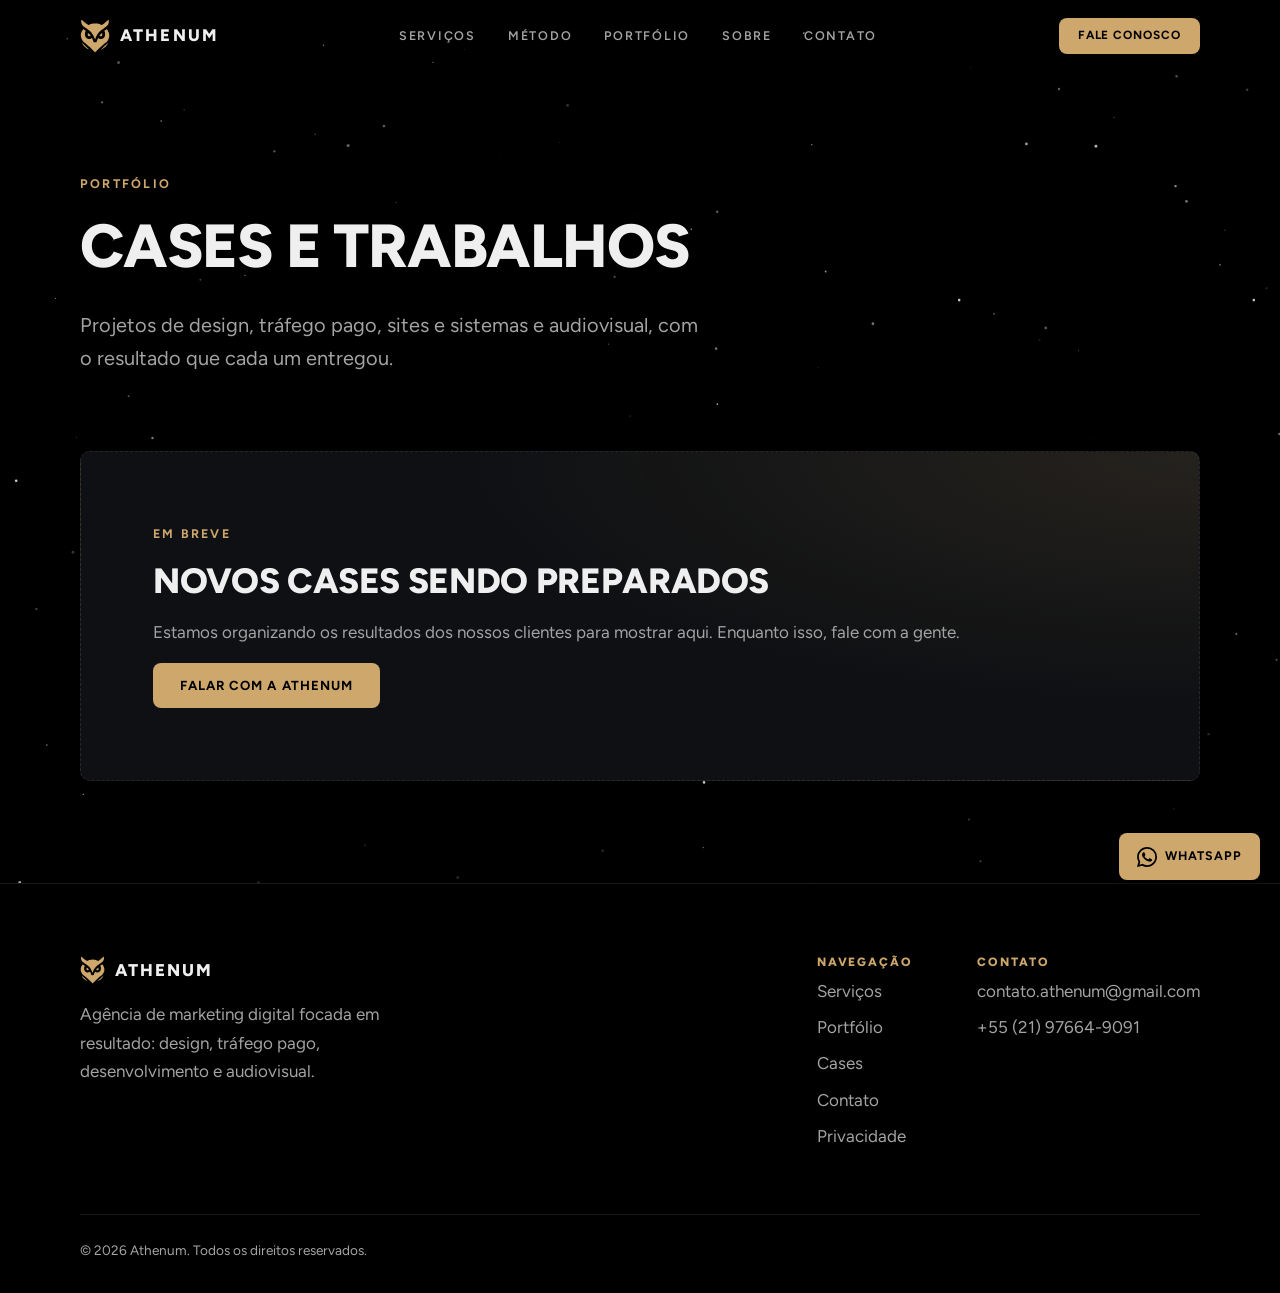
<file: cases.html>
<!DOCTYPE html>
<html lang="pt-BR">
<head>
<meta charset="UTF-8">
<meta name="viewport" content="width=device-width, initial-scale=1.0">
<title>Cases | Athenum</title>
<meta name="description" content="Trabalhos e resultados da Athenum em design, tráfego pago, sites e sistemas e audiovisual.">
<link rel="canonical" href="https://athenum.site/cases">
<meta name="theme-color" content="#000000">
<meta property="og:title" content="Cases | Athenum">
<meta property="og:description" content="Trabalhos e resultados da Athenum em design, tráfego pago, sites e sistemas e audiovisual.">
<meta property="og:type" content="website">
<meta property="og:locale" content="pt_BR">
<meta property="og:url" content="https://athenum.site/cases">
<meta property="og:image" content="https://athenum.site/assets/img/og.jpg">
<meta name="twitter:card" content="summary_large_image">
<link rel="icon" type="image/svg+xml" href="/assets/img/owl.svg">
<link rel="icon" type="image/png" href="/assets/img/favicon-64.png">
<link rel="apple-touch-icon" href="/assets/img/apple-touch-icon.png">
<link rel="preload" as="font" type="font/woff2" href="/assets/fonts/figtree-var.woff2" crossorigin>
<link rel="stylesheet" href="/assets/css/style.css">
<script>document.documentElement.classList.add('js')</script>
</head>
<body>

<canvas id="starfield" aria-hidden="true"></canvas>

<header class="site-header">
  <div class="container">
    <a href="/" class="brand"><img src="/assets/img/owl.svg" alt="" width="30" height="34"> Athenum</a>
    <nav class="nav-links" id="menu" aria-label="Principal">
      <a href="/#servicos">Serviços</a>
      <a href="/#metodo">Método</a>
      <a href="/#portfolio">Portfólio</a>
      <a href="/#sobre">Sobre</a>
      <a href="/#contato">Contato</a>
    </nav>
    <div class="nav-actions">
      <a href="/#contato" class="btn btn-primary btn-sm">Fale conosco</a>
      <button class="nav-toggle" aria-label="Abrir menu" aria-expanded="false" aria-controls="menu"><span></span><span></span><span></span></button>
    </div>
  </div>
</header>

<main>

  <section class="page-hero">
    <div class="container reveal">
      <span class="eyebrow">Portfólio</span>
      <h1>Cases e trabalhos</h1>
      <p class="lead">Projetos de design, tráfego pago, sites e sistemas e audiovisual, com o resultado que cada um entregou.</p>
    </div>
  </section>

  <section>
    <div class="container">
      <div class="cases-grid" data-cases>
        <div class="case case--soon reveal"><span class="eyebrow">Em breve</span><h3>Novos cases sendo preparados</h3><p>Estamos organizando os resultados dos nossos clientes para mostrar aqui. Enquanto isso, fale com a gente.</p><a href="/#contato" class="btn btn-primary">Falar com a Athenum</a></div>
      </div>
    </div>
  </section>
</main>

<footer class="site-footer">
  <div class="container">
    <div class="footer-top">
      <div>
        <div class="footer-brand"><img src="/assets/img/owl.svg" alt="" width="25" height="28"> Athenum</div>
        <p>Agência de marketing digital focada em resultado: design, tráfego pago, desenvolvimento e audiovisual.</p>
      </div>
      <div class="footer-cols">
        <div class="footer-col">
          <h4>Navegação</h4>
          <ul>
            <li><a href="/#servicos">Serviços</a></li>
            <li><a href="/#portfolio">Portfólio</a></li>
            <li><a href="/cases">Cases</a></li>
            <li><a href="/#contato">Contato</a></li>
            <li><a href="/privacidade">Privacidade</a></li>
          </ul>
        </div>
        <div class="footer-col">
          <h4>Contato</h4>
          <ul>
            <li><a href="mailto:contato.athenum@gmail.com">contato.athenum@gmail.com</a></li>
            <li><a href="https://wa.me/5521976649091" target="_blank" rel="noopener">+55 (21) 97664-9091</a></li>
          </ul>
        </div>
      </div>
    </div>
    <div class="footer-bottom"><span>© 2026 Athenum. Todos os direitos reservados.</span></div>
  </div>
</footer>

<a href="https://wa.me/5521976649091?text=Ol%C3%A1!%20Quero%20saber%20mais%20sobre%20os%20servi%C3%A7os%20da%20Athenum." class="whatsapp-float" target="_blank" rel="noopener" aria-label="Falar no WhatsApp">
  <svg viewBox="0 0 24 24" fill="currentColor" aria-hidden="true"><path d="M17.472 14.382c-.297-.149-1.758-.867-2.03-.967-.273-.099-.471-.148-.67.15-.197.297-.767.966-.94 1.164-.173.199-.347.223-.644.075-.297-.15-1.255-.463-2.39-1.475-.883-.788-1.48-1.761-1.653-2.059-.173-.297-.018-.458.13-.606.134-.133.298-.347.446-.52.149-.174.198-.298.298-.497.099-.198.05-.371-.025-.52-.075-.149-.669-1.612-.916-2.207-.242-.579-.487-.5-.669-.51-.173-.008-.371-.01-.57-.01-.198 0-.52.074-.792.372-.272.297-1.04 1.016-1.04 2.479 0 1.462 1.065 2.875 1.213 3.074.149.198 2.096 3.2 5.077 4.487.709.306 1.262.489 1.694.625.712.227 1.36.195 1.872.118.571-.085 1.758-.719 2.006-1.413.248-.694.248-1.289.173-1.413-.074-.124-.272-.198-.57-.347z"/><path d="M20.52 3.449C18.24 1.245 15.24 0 12.045 0 5.463 0 .104 5.36.101 11.943c0 2.105.549 4.161 1.595 5.976L0 24l6.223-1.632a11.9 11.9 0 0 0 5.822 1.482h.005c6.582 0 11.941-5.36 11.944-11.943a11.87 11.87 0 0 0-3.474-8.458zm-8.475 18.35h-.005a9.9 9.9 0 0 1-5.031-1.378l-.361-.214-3.692.968.986-3.6-.235-.37a9.86 9.86 0 0 1-1.51-5.267c.002-5.45 4.436-9.884 9.852-9.884 2.633 0 5.108 1.026 6.969 2.889a9.8 9.8 0 0 1 2.885 6.982c-.003 5.45-4.437 9.874-9.858 9.874z"/></svg>
  <span>WhatsApp</span>
</a>

<script src="/assets/js/main.js" defer></script>
</body>
</html>
</file>
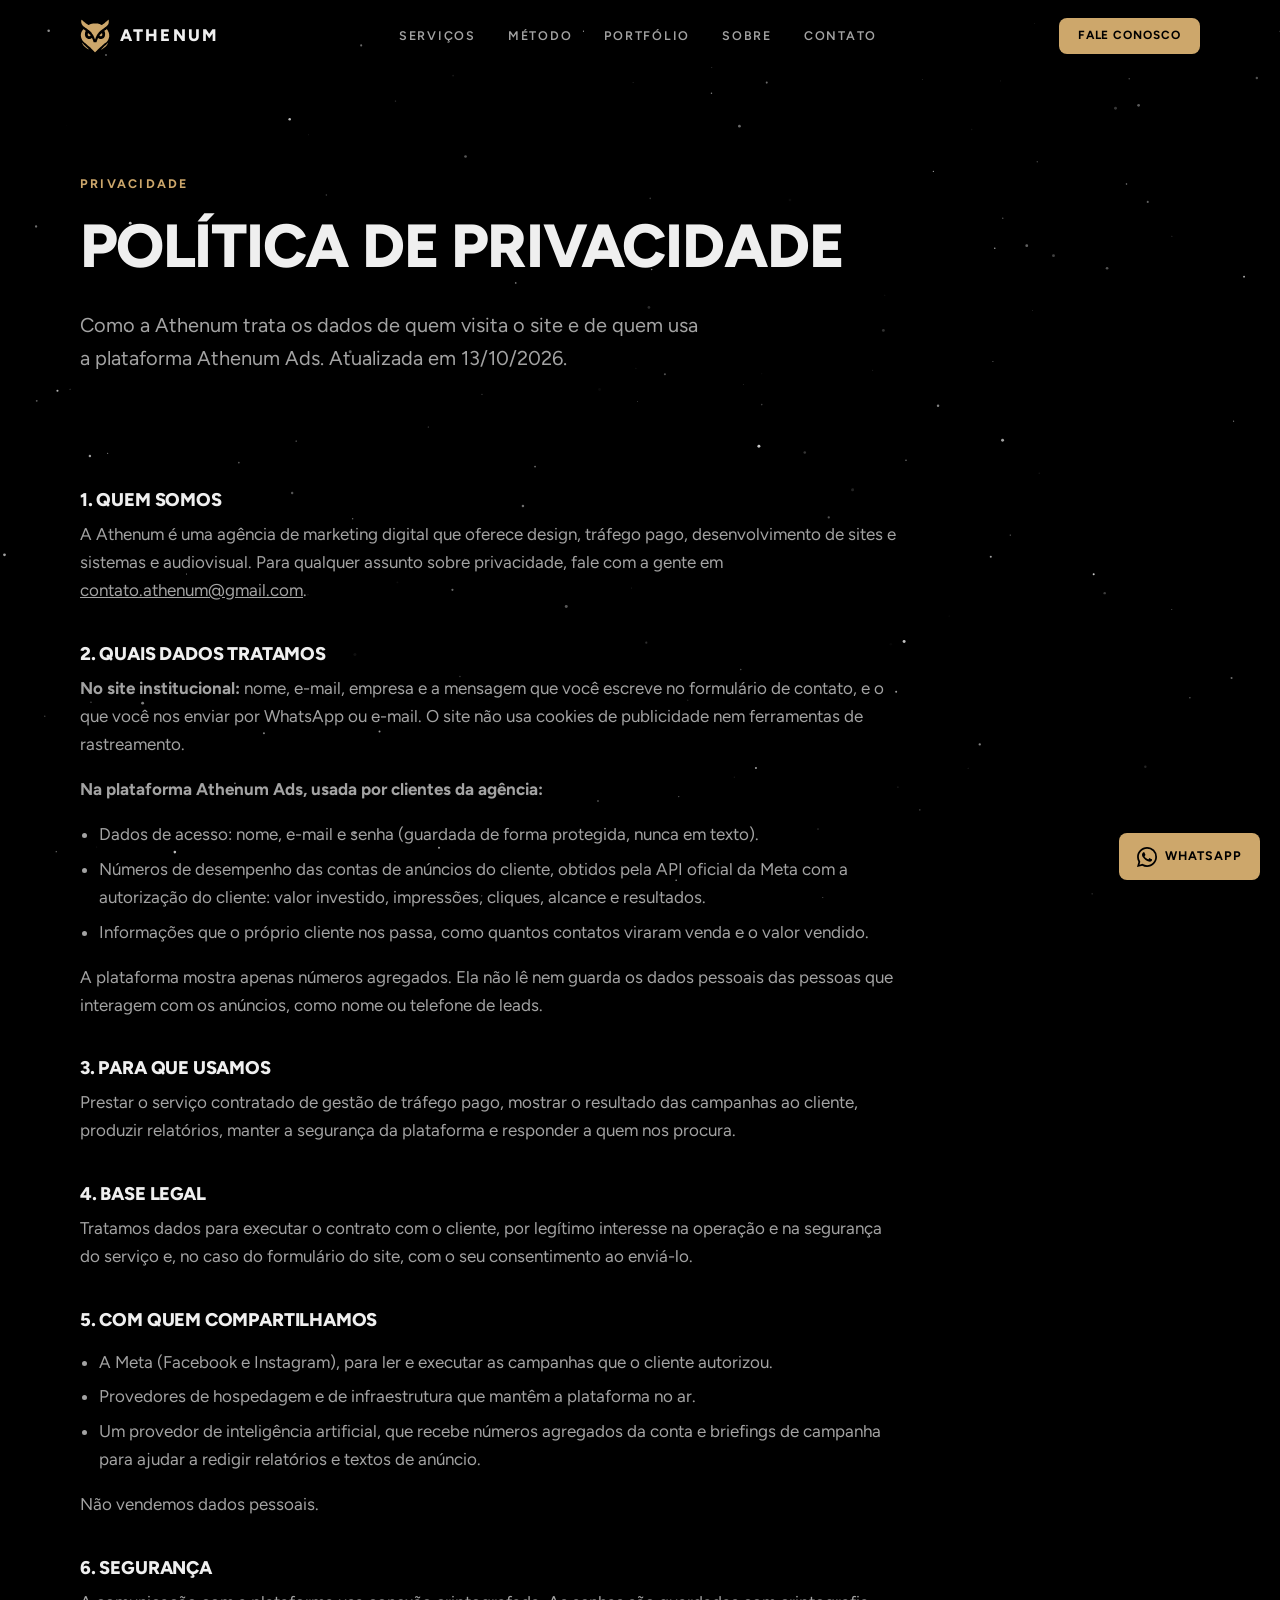
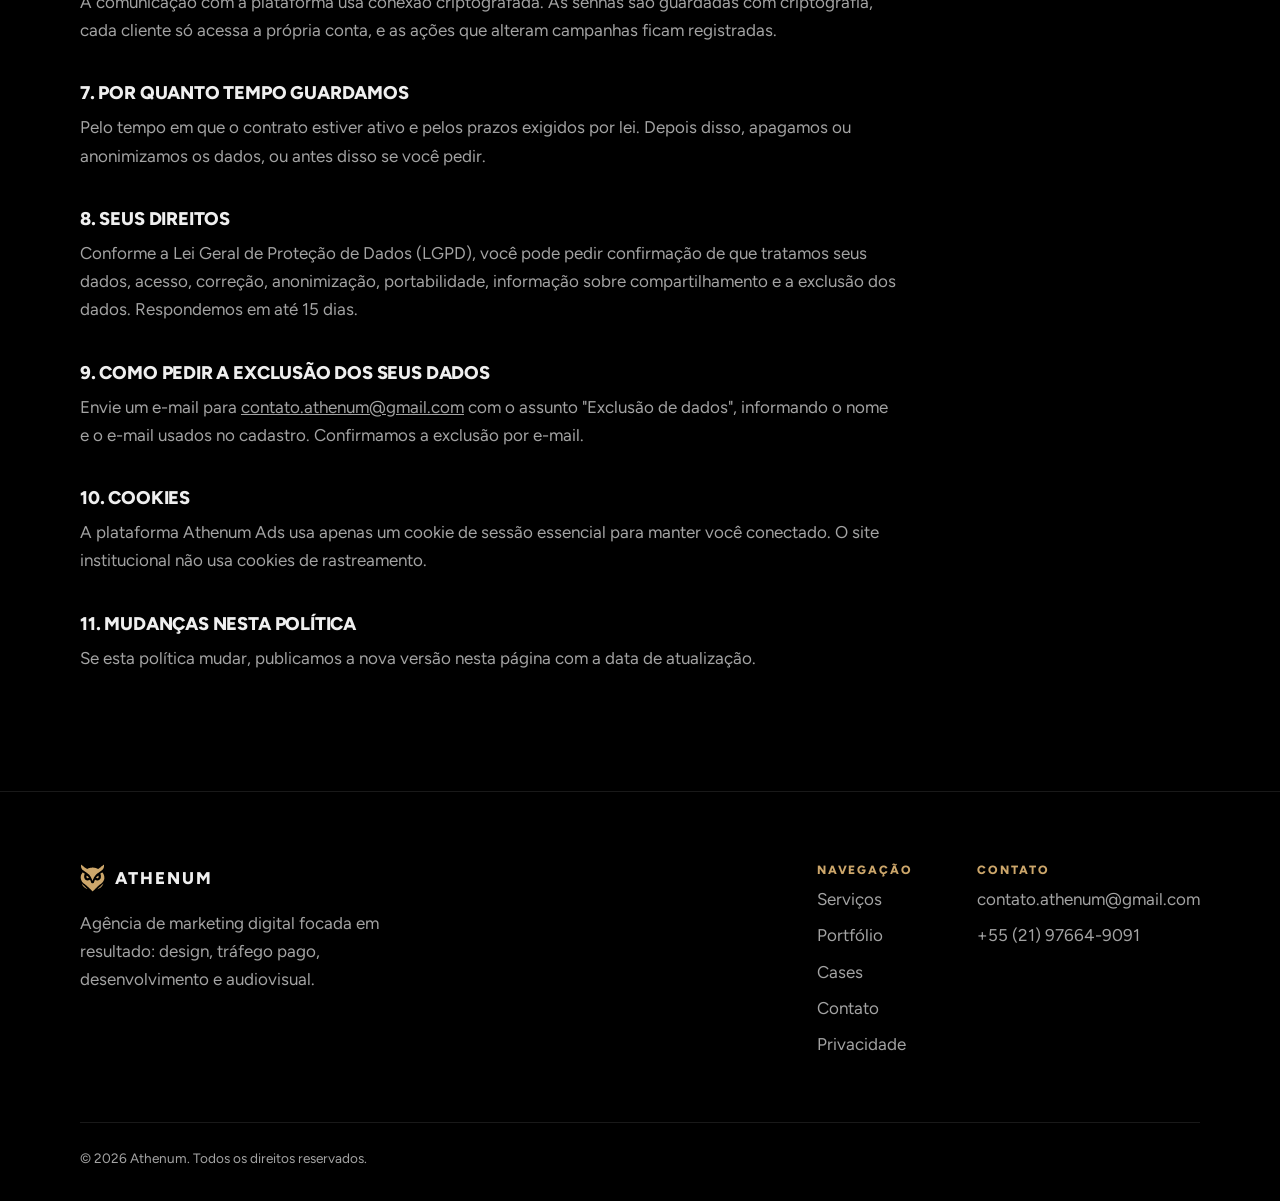
<file: privacidade.html>
<!DOCTYPE html>
<html lang="pt-BR">
<head>
<meta charset="UTF-8">
<meta name="viewport" content="width=device-width, initial-scale=1.0">
<title>Política de privacidade | Athenum</title>
<meta name="description" content="Como a Athenum trata os dados de quem visita o site e de quem usa a plataforma Athenum Ads.">
<link rel="canonical" href="https://athenum.site/privacidade">
<meta name="theme-color" content="#000000">
<meta property="og:title" content="Política de privacidade | Athenum">
<meta property="og:description" content="Como a Athenum trata os dados de quem visita o site e de quem usa a plataforma Athenum Ads.">
<meta property="og:type" content="website">
<meta property="og:locale" content="pt_BR">
<meta property="og:url" content="https://athenum.site/privacidade">
<meta property="og:image" content="https://athenum.site/assets/img/og.jpg">
<meta name="twitter:card" content="summary_large_image">
<link rel="icon" type="image/svg+xml" href="/assets/img/owl.svg">
<link rel="icon" type="image/png" href="/assets/img/favicon-64.png">
<link rel="apple-touch-icon" href="/assets/img/apple-touch-icon.png">
<link rel="preload" as="font" type="font/woff2" href="/assets/fonts/figtree-var.woff2" crossorigin>
<link rel="stylesheet" href="/assets/css/style.css">
<script>document.documentElement.classList.add('js')</script>
</head>
<body>

<canvas id="starfield" aria-hidden="true"></canvas>

<header class="site-header">
  <div class="container">
    <a href="/" class="brand"><img src="/assets/img/owl.svg" alt="" width="30" height="34"> Athenum</a>
    <nav class="nav-links" id="menu" aria-label="Principal">
      <a href="/#servicos">Serviços</a>
      <a href="/#metodo">Método</a>
      <a href="/#portfolio">Portfólio</a>
      <a href="/#sobre">Sobre</a>
      <a href="/#contato">Contato</a>
    </nav>
    <div class="nav-actions">
      <a href="/#contato" class="btn btn-primary btn-sm">Fale conosco</a>
      <button class="nav-toggle" aria-label="Abrir menu" aria-expanded="false" aria-controls="menu"><span></span><span></span><span></span></button>
    </div>
  </div>
</header>

<main>


  <section class="page-hero">
    <div class="container reveal">
      <span class="eyebrow">Privacidade</span>
      <h1>Política de privacidade</h1>
      <p class="lead">Como a Athenum trata os dados de quem visita o site e de quem usa a plataforma Athenum Ads. Atualizada em 13/10/2026.</p>
    </div>
  </section>

  <section>
    <div class="container prose">
      <div class="reveal">

        <h3>1. Quem somos</h3>
        <p>A Athenum é uma agência de marketing digital que oferece design, tráfego pago, desenvolvimento de sites e sistemas e audiovisual. Para qualquer assunto sobre privacidade, fale com a gente em <a href="mailto:contato.athenum@gmail.com">contato.athenum@gmail.com</a>.</p>

        <h3>2. Quais dados tratamos</h3>
        <p><strong>No site institucional:</strong> nome, e-mail, empresa e a mensagem que você escreve no formulário de contato, e o que você nos enviar por WhatsApp ou e-mail. O site não usa cookies de publicidade nem ferramentas de rastreamento.</p>
        <p><strong>Na plataforma Athenum Ads, usada por clientes da agência:</strong></p>
        <ul>
          <li>Dados de acesso: nome, e-mail e senha (guardada de forma protegida, nunca em texto).</li>
          <li>Números de desempenho das contas de anúncios do cliente, obtidos pela API oficial da Meta com a autorização do cliente: valor investido, impressões, cliques, alcance e resultados.</li>
          <li>Informações que o próprio cliente nos passa, como quantos contatos viraram venda e o valor vendido.</li>
        </ul>
        <p>A plataforma mostra apenas números agregados. Ela não lê nem guarda os dados pessoais das pessoas que interagem com os anúncios, como nome ou telefone de leads.</p>

        <h3>3. Para que usamos</h3>
        <p>Prestar o serviço contratado de gestão de tráfego pago, mostrar o resultado das campanhas ao cliente, produzir relatórios, manter a segurança da plataforma e responder a quem nos procura.</p>

        <h3>4. Base legal</h3>
        <p>Tratamos dados para executar o contrato com o cliente, por legítimo interesse na operação e na segurança do serviço e, no caso do formulário do site, com o seu consentimento ao enviá-lo.</p>

        <h3>5. Com quem compartilhamos</h3>
        <ul>
          <li>A Meta (Facebook e Instagram), para ler e executar as campanhas que o cliente autorizou.</li>
          <li>Provedores de hospedagem e de infraestrutura que mantêm a plataforma no ar.</li>
          <li>Um provedor de inteligência artificial, que recebe números agregados da conta e briefings de campanha para ajudar a redigir relatórios e textos de anúncio.</li>
        </ul>
        <p>Não vendemos dados pessoais.</p>

        <h3>6. Segurança</h3>
        <p>A comunicação com a plataforma usa conexão criptografada. As senhas são guardadas com criptografia, cada cliente só acessa a própria conta, e as ações que alteram campanhas ficam registradas.</p>

        <h3>7. Por quanto tempo guardamos</h3>
        <p>Pelo tempo em que o contrato estiver ativo e pelos prazos exigidos por lei. Depois disso, apagamos ou anonimizamos os dados, ou antes disso se você pedir.</p>

        <h3>8. Seus direitos</h3>
        <p>Conforme a Lei Geral de Proteção de Dados (LGPD), você pode pedir confirmação de que tratamos seus dados, acesso, correção, anonimização, portabilidade, informação sobre compartilhamento e a exclusão dos dados. Respondemos em até 15 dias.</p>

        <h3 id="exclusao-de-dados">9. Como pedir a exclusão dos seus dados</h3>
        <p>Envie um e-mail para <a href="mailto:contato.athenum@gmail.com">contato.athenum@gmail.com</a> com o assunto "Exclusão de dados", informando o nome e o e-mail usados no cadastro. Confirmamos a exclusão por e-mail.</p>

        <h3>10. Cookies</h3>
        <p>A plataforma Athenum Ads usa apenas um cookie de sessão essencial para manter você conectado. O site institucional não usa cookies de rastreamento.</p>

        <h3>11. Mudanças nesta política</h3>
        <p>Se esta política mudar, publicamos a nova versão nesta página com a data de atualização.</p>

      </div>
    </div>
  </section>


</main>

<footer class="site-footer">
  <div class="container">
    <div class="footer-top">
      <div>
        <div class="footer-brand"><img src="/assets/img/owl.svg" alt="" width="25" height="28"> Athenum</div>
        <p>Agência de marketing digital focada em resultado: design, tráfego pago, desenvolvimento e audiovisual.</p>
      </div>
      <div class="footer-cols">
        <div class="footer-col">
          <h4>Navegação</h4>
          <ul>
            <li><a href="/#servicos">Serviços</a></li>
            <li><a href="/#portfolio">Portfólio</a></li>
            <li><a href="/cases">Cases</a></li>
            <li><a href="/#contato">Contato</a></li>
            <li><a href="/privacidade">Privacidade</a></li>
          </ul>
        </div>
        <div class="footer-col">
          <h4>Contato</h4>
          <ul>
            <li><a href="mailto:contato.athenum@gmail.com">contato.athenum@gmail.com</a></li>
            <li><a href="https://wa.me/5521976649091" target="_blank" rel="noopener">+55 (21) 97664-9091</a></li>
          </ul>
        </div>
      </div>
    </div>
    <div class="footer-bottom"><span>© 2026 Athenum. Todos os direitos reservados.</span></div>
  </div>
</footer>

<a href="https://wa.me/5521976649091?text=Ol%C3%A1!%20Quero%20saber%20mais%20sobre%20os%20servi%C3%A7os%20da%20Athenum." class="whatsapp-float" target="_blank" rel="noopener" aria-label="Falar no WhatsApp">
  <svg viewBox="0 0 24 24" fill="currentColor" aria-hidden="true"><path d="M17.472 14.382c-.297-.149-1.758-.867-2.03-.967-.273-.099-.471-.148-.67.15-.197.297-.767.966-.94 1.164-.173.199-.347.223-.644.075-.297-.15-1.255-.463-2.39-1.475-.883-.788-1.48-1.761-1.653-2.059-.173-.297-.018-.458.13-.606.134-.133.298-.347.446-.52.149-.174.198-.298.298-.497.099-.198.05-.371-.025-.52-.075-.149-.669-1.612-.916-2.207-.242-.579-.487-.5-.669-.51-.173-.008-.371-.01-.57-.01-.198 0-.52.074-.792.372-.272.297-1.04 1.016-1.04 2.479 0 1.462 1.065 2.875 1.213 3.074.149.198 2.096 3.2 5.077 4.487.709.306 1.262.489 1.694.625.712.227 1.36.195 1.872.118.571-.085 1.758-.719 2.006-1.413.248-.694.248-1.289.173-1.413-.074-.124-.272-.198-.57-.347z"/><path d="M20.52 3.449C18.24 1.245 15.24 0 12.045 0 5.463 0 .104 5.36.101 11.943c0 2.105.549 4.161 1.595 5.976L0 24l6.223-1.632a11.9 11.9 0 0 0 5.822 1.482h.005c6.582 0 11.941-5.36 11.944-11.943a11.87 11.87 0 0 0-3.474-8.458zm-8.475 18.35h-.005a9.9 9.9 0 0 1-5.031-1.378l-.361-.214-3.692.968.986-3.6-.235-.37a9.86 9.86 0 0 1-1.51-5.267c.002-5.45 4.436-9.884 9.852-9.884 2.633 0 5.108 1.026 6.969 2.889a9.8 9.8 0 0 1 2.885 6.982c-.003 5.45-4.437 9.874-9.858 9.874z"/></svg>
  <span>WhatsApp</span>
</a>

<script src="/assets/js/main.js" defer></script>
</body>
</html>
</file>
<file: assets/css/style.css>
/* Athenum: tokens do identidade/design-guide.md (preto, dourado, Figtree uppercase) */
@font-face { font-family: "Figtree"; src: url("/assets/fonts/figtree-var.woff2") format("woff2"); font-weight: 300 900; font-display: swap; }

:root {
  color-scheme: dark;
  --bg: #000;
  --bg-alt: #0e1013;
  --bg-alt-2: #171a1f;
  --gold: #cda76b;
  --gold-light: #e0c08c;
  --text: #efefef;
  --text-muted: #a3a3a3;
  --border: rgba(239, 239, 239, .1);
  --radius: 10px;
  --radius-sm: 8px;
  --pad: clamp(16px, 4vw, 40px);
  --sec: clamp(64px, 8vw, 112px);
  --ease: cubic-bezier(.22, 1, .36, 1);
}

*, *::before, *::after { box-sizing: border-box; }
html { -webkit-text-size-adjust: 100%; }
body { margin: 0; background: var(--bg); color: var(--text); font: 400 17px/1.65 "Figtree", system-ui, sans-serif; -webkit-font-smoothing: antialiased; overflow-x: hidden; }
img, svg { display: block; max-width: 100%; }
a { color: inherit; }
a:hover { color: var(--gold-light); }
:focus-visible { outline: 2px solid var(--gold); outline-offset: 3px; border-radius: 4px; }
h1, h2, h3, h4 { margin: 0 0 .5em; font-weight: 800; line-height: 1.08; letter-spacing: -.02em; text-transform: uppercase; }
h1 { font-size: clamp(2.2rem, 5.2vw, 4.1rem); }
h2 { font-size: clamp(1.8rem, 4vw, 3rem); }
h3 { font-size: 1.15rem; letter-spacing: -.01em; }
p { margin: 0 0 1em; color: var(--text-muted); }
ul { padding-left: 1.1em; }

.container { width: 100%; max-width: 1200px; margin: 0 auto; padding: 0 var(--pad); }
main > section { position: relative; padding: var(--sec) 0; }
.eyebrow { display: inline-block; margin-bottom: 18px; color: var(--gold); font-size: .78rem; font-weight: 700; letter-spacing: .18em; text-transform: uppercase; }
.lead { font-size: clamp(1.05rem, 1.6vw, 1.25rem); max-width: 620px; }
.section-head { max-width: 720px; margin-bottom: 56px; }
.section-head--row { display: flex; max-width: none; align-items: flex-end; justify-content: space-between; gap: 24px; flex-wrap: wrap; }

.grid { display: grid; gap: 20px; }
.grid-2 { grid-template-columns: repeat(2, 1fr); }
.grid-3 { grid-template-columns: repeat(3, 1fr); }
@media (max-width: 860px) { .grid-2, .grid-3 { grid-template-columns: 1fr; } }

.card { padding: 32px; background: var(--bg-alt); border: 1px solid var(--border); border-radius: var(--radius); transition: border-color .4s var(--ease), transform .4s var(--ease); }
.card:hover { border-color: rgba(205, 167, 107, .45); transform: translateY(-4px); }
.card p:last-child { margin: 0; }

/* botões: raio 8px, nunca pill */
.btn { display: inline-flex; align-items: center; justify-content: center; gap: 8px; padding: 15px 26px; border: 1px solid transparent; border-radius: var(--radius-sm); font: 700 .82rem/1 "Figtree", sans-serif; letter-spacing: .08em; text-transform: uppercase; text-decoration: none; cursor: pointer; transition: background .3s, color .3s, border-color .3s, transform .3s var(--ease); }
.btn:hover { transform: translateY(-2px); }
.btn-primary { background: var(--gold); color: #000; }
.btn-primary:hover { background: var(--gold-light); color: #000; }
.btn-ghost { border-color: var(--border); color: var(--text); }
.btn-ghost:hover { border-color: var(--gold); color: var(--gold-light); }
.btn-sm { padding: 11px 18px; font-size: .74rem; }

/* reveal só existe com JS (classe .js no html): sem JS tudo aparece */
.js .reveal { opacity: 0; transform: translateY(28px); transition: opacity .9s var(--ease), transform .9s var(--ease); }
.js .reveal.in-view { opacity: 1; transform: none; }

/* abertura */
.loader { position: fixed; inset: 0; z-index: 100; display: grid; place-items: center; background: #000; animation: loader-out .6s 1.6s var(--ease) forwards; }
.loader > * { grid-area: 1 / 1; }
.loader__ring { width: 170px; fill: none; stroke: var(--gold); stroke-width: 1.5; transform: rotate(-90deg); }
.loader__ring circle { stroke-dasharray: 1; stroke-dashoffset: 1; animation: draw 1.3s var(--ease) forwards; }
.loader__owl { width: 76px; opacity: 0; transform: scale(.85); animation: owl-in .9s .35s var(--ease) forwards; }
@keyframes draw { to { stroke-dashoffset: 0; } }
@keyframes owl-in { to { opacity: 1; transform: none; } }
@keyframes loader-out { to { opacity: 0; visibility: hidden; } }

#starfield { position: fixed; inset: 0; z-index: -1; width: 100%; height: 100%; pointer-events: none; }

/* header */
.site-header { position: fixed; top: 0; left: 0; right: 0; z-index: 50; padding: 18px 0; transition: padding .4s; }
/* blur num pseudo-elemento: backdrop-filter no próprio header prenderia o menu mobile (position:fixed) dentro dele */
.site-header::before { content: ""; position: absolute; inset: 0; z-index: -1; background: rgba(0, 0, 0, .72); backdrop-filter: blur(14px); -webkit-backdrop-filter: blur(14px); border-bottom: 1px solid var(--border); opacity: 0; transition: opacity .4s; }
.site-header.solid { padding: 12px 0; }
.site-header.solid::before { opacity: 1; }
.menu-open .site-header::before { opacity: 0; }
.site-header .container { display: flex; align-items: center; justify-content: space-between; gap: 24px; }
.brand { position: relative; z-index: 2; display: flex; align-items: center; gap: 10px; font-weight: 800; font-size: 1.05rem; letter-spacing: .12em; text-transform: uppercase; text-decoration: none; }
.brand img { width: auto; height: 34px; }
.nav-links { display: flex; gap: 32px; }
.nav-links a { position: relative; font-size: .78rem; font-weight: 600; letter-spacing: .14em; text-transform: uppercase; text-decoration: none; color: var(--text-muted); }
.nav-links a::after { content: ""; position: absolute; left: 0; bottom: -6px; width: 100%; height: 1px; background: var(--gold); transform: scaleX(0); transform-origin: right; transition: transform .4s var(--ease); }
.nav-links a:hover { color: var(--text); }
.nav-links a:hover::after { transform: scaleX(1); transform-origin: left; }
.nav-actions { display: flex; align-items: center; gap: 12px; }
.nav-toggle { display: none; position: relative; z-index: 2; width: 44px; height: 44px; padding: 0; background: none; border: 1px solid var(--border); border-radius: var(--radius-sm); cursor: pointer; }
.nav-toggle span { position: absolute; left: 12px; width: 18px; height: 1.5px; background: var(--text); transition: transform .4s var(--ease), opacity .3s; }
.nav-toggle span:nth-child(1) { top: 15px; } .nav-toggle span:nth-child(2) { top: 21px; } .nav-toggle span:nth-child(3) { top: 27px; }
.nav-toggle[aria-expanded="true"] span:nth-child(1) { transform: translateY(6px) rotate(45deg); }
.nav-toggle[aria-expanded="true"] span:nth-child(2) { opacity: 0; }
.nav-toggle[aria-expanded="true"] span:nth-child(3) { transform: translateY(-6px) rotate(-45deg); }

@media (max-width: 900px) {
  .nav-toggle { display: block; }
  .nav-actions .btn { display: none; }
  .nav-links { position: fixed; inset: 0; z-index: 1; flex-direction: column; justify-content: center; gap: 8px; padding: 0 var(--pad); background: #000; opacity: 0; visibility: hidden; transition: opacity .4s, visibility .4s; }
  .nav-links a { font-size: clamp(1.8rem, 8vw, 2.6rem); font-weight: 800; letter-spacing: -.01em; color: var(--text); opacity: 0; transform: translateY(20px); transition: opacity .5s var(--ease), transform .5s var(--ease); }
  .nav-links a::after { display: none; }
  .menu-open .nav-links { opacity: 1; visibility: visible; }
  .menu-open .nav-links a { opacity: 1; transform: none; }
  .menu-open .nav-links a:nth-child(2) { transition-delay: .05s; } .menu-open .nav-links a:nth-child(3) { transition-delay: .1s; }
  .menu-open .nav-links a:nth-child(4) { transition-delay: .15s; } .menu-open .nav-links a:nth-child(5) { transition-delay: .2s; }
  .menu-open { overflow: hidden; }
}

/* hero */
.hero { min-height: 100vh; min-height: 100svh; display: flex; align-items: center; padding: 120px 0 88px !important; }
.hero__grid { display: grid; grid-template-columns: 1.35fr 1fr; align-items: center; gap: 40px; }
.hero h1 { margin-bottom: 28px; }
.hero h1 .w { display: inline-block; overflow: hidden; vertical-align: top; padding-bottom: .06em; }
.hero h1 .ch { display: inline-block; }
.hero-actions { display: flex; gap: 12px; flex-wrap: wrap; margin-top: 36px; }
.hero__owl { position: relative; justify-self: center; width: min(100%, 420px); }
.hero__owl::before { content: ""; position: absolute; inset: -15%; background: radial-gradient(circle, rgba(205, 167, 107, .22), transparent 62%); filter: blur(10px); }
.hero__owl img { position: relative; width: 100%; height: auto; filter: drop-shadow(0 20px 60px rgba(205, 167, 107, .18)); }
.hero__scroll { position: absolute; left: 50%; bottom: 32px; width: 24px; height: 40px; margin-left: -12px; border: 1px solid var(--border); border-radius: 12px; }
.hero__scroll span { position: absolute; top: 8px; left: 50%; width: 2px; height: 8px; margin-left: -1px; background: var(--gold); border-radius: 2px; animation: scroll-dot 1.8s infinite; }
@keyframes scroll-dot { 0% { opacity: 0; transform: translateY(0); } 30% { opacity: 1; } 100% { opacity: 0; transform: translateY(14px); } }
@media (max-width: 860px) {
  .hero__grid { grid-template-columns: 1fr; }
  .hero__owl { order: -1; width: 96px; justify-self: start; }
  .hero__scroll { display: none; }
}

/* manifesto */
.manifesto .fill { max-width: 1050px; margin: 0; color: var(--text); font-size: clamp(1.7rem, 4.2vw, 3.4rem); font-weight: 700; line-height: 1.18; letter-spacing: -.02em; }

/* serviços: empilhados por padrão; em linha quando o JS liga a rolagem horizontal (.hz-on) */
.servicos { background: linear-gradient(var(--bg), var(--bg-alt) 20%, var(--bg-alt) 80%, var(--bg)); }
.servicos__head { margin-bottom: 48px; }
.servicos__track { display: grid; grid-template-columns: repeat(2, 1fr); gap: 20px; max-width: 1200px; margin: 0 auto; padding: 0 var(--pad); }
.servico { position: relative; padding: clamp(28px, 4vw, 48px); background: rgba(0, 0, 0, .55); border: 1px solid var(--border); border-radius: var(--radius); }
.servico__n { position: absolute; top: 24px; right: 28px; color: var(--gold); font-size: .8rem; font-weight: 700; letter-spacing: .16em; }
.servico h3 { font-size: clamp(1.5rem, 2.6vw, 2.2rem); margin-top: 28px; }
.servico ul { margin: 20px 0 0; padding: 20px 0 0; list-style: none; border-top: 1px solid var(--border); }
.servico li { padding: 6px 0 6px 22px; position: relative; color: var(--text); font-size: .95rem; }
.servico li::before { content: ""; position: absolute; left: 0; top: calc(6px + .82em); width: 10px; height: 1px; background: var(--gold); }
.ico { width: 56px; height: 56px; fill: none; stroke: var(--gold); stroke-width: 2; stroke-linecap: round; stroke-linejoin: round; }
@media (max-width: 860px) { .servicos__track { grid-template-columns: 1fr; } }
.hz-on .servicos { height: 100vh; padding: 0; display: flex; flex-direction: column; justify-content: center; overflow: hidden; }
.hz-on .servicos__track { display: flex; width: max-content; max-width: none; gap: 24px; margin: 0; padding: 0 var(--pad) 0 max(var(--pad), calc((100vw - 1200px) / 2 + var(--pad))); }
.hz-on .servico { width: min(520px, 42vw); flex: none; min-height: 440px; }

/* método */
.passos { display: grid; grid-template-columns: repeat(4, 1fr); gap: 0; margin: 0; padding: 0; list-style: none; counter-reset: p; border-top: 1px solid var(--border); }
.passo { position: relative; padding: 36px 28px 0 0; }
.passo::before { content: ""; position: absolute; top: -4px; left: 0; width: 7px; height: 7px; background: var(--gold); border-radius: 50%; }
.passo span { display: block; margin-bottom: 14px; color: var(--gold); font-size: .8rem; font-weight: 700; letter-spacing: .16em; }
@media (max-width: 860px) {
  .passos { grid-template-columns: 1fr; border-top: 0; border-left: 1px solid var(--border); }
  .passo { padding: 0 0 36px 28px; }
  .passo::before { top: 6px; left: -4px; }
}
.diferenciais { padding-top: 0 !important; }

/* portfólio / cases */
.cases-grid { display: grid; grid-template-columns: repeat(3, 1fr); gap: 20px; }
.case { position: relative; overflow: hidden; display: flex; flex-direction: column; background: var(--bg-alt); border: 1px solid var(--border); border-radius: var(--radius); text-decoration: none; transition: border-color .4s var(--ease); }
.case:hover { border-color: rgba(205, 167, 107, .45); color: inherit; }
.case__img { aspect-ratio: 4 / 5; overflow: hidden; background: var(--bg-alt-2); }
.case__img img { width: 100%; height: 100%; object-fit: cover; transition: transform 1.2s var(--ease); }
.case:hover .case__img img { transform: scale(1.05); }
.case__body { padding: 24px; }
.case__body .eyebrow { margin-bottom: 10px; }
.case__res { margin: 12px 0 0; color: var(--gold-light); font-weight: 600; }
.case--soon { grid-column: 1 / -1; padding: clamp(32px, 6vw, 72px); align-items: flex-start; background: radial-gradient(120% 140% at 100% 0, rgba(205, 167, 107, .12), transparent 55%), var(--bg-alt); border-style: dashed; }
.case--soon h3 { font-size: clamp(1.4rem, 3vw, 2.2rem); }
@media (max-width: 860px) { .cases-grid { grid-template-columns: 1fr; } }

/* sobre */
.team-card .avatar { display: grid; place-items: center; width: 64px; height: 64px; margin-bottom: 24px; border: 1px solid var(--gold); border-radius: 50%; color: var(--gold); font-size: 1.4rem; font-weight: 800; }
.team-card .role { display: block; margin-bottom: 14px; color: var(--gold); font-size: .78rem; font-weight: 600; letter-spacing: .12em; text-transform: uppercase; }

/* contato */
.contato { background: linear-gradient(var(--bg), var(--bg-alt)); }
.contato__grid { gap: clamp(40px, 6vw, 96px); align-items: start; }
.contato__info { margin: 36px 0 0; padding: 0; list-style: none; }
.contato__info li { display: flex; flex-direction: column; padding: 16px 0; border-top: 1px solid var(--border); }
.contato__info span { color: var(--text-muted); font-size: .75rem; letter-spacing: .14em; text-transform: uppercase; }
.contato__info a { font-size: 1.15rem; font-weight: 600; text-decoration: none; }
.form { display: grid; gap: 16px; padding: clamp(24px, 4vw, 40px); background: var(--bg-alt); border: 1px solid var(--border); border-radius: var(--radius); }
.field { display: grid; gap: 8px; }
.field label { font-size: .75rem; font-weight: 600; letter-spacing: .12em; text-transform: uppercase; color: var(--text-muted); }
input, select, textarea { width: 100%; padding: 14px 16px; background: var(--bg); color: var(--text); border: 1px solid var(--border); border-radius: var(--radius-sm); font: inherit; font-size: 1rem; transition: border-color .3s; }
input:focus, select:focus, textarea:focus { outline: none; border-color: var(--gold); }
textarea { resize: vertical; }
.check { display: flex; gap: 10px; align-items: flex-start; font-size: .9rem; color: var(--text-muted); }
.check input { width: 18px; height: 18px; margin-top: 3px; accent-color: var(--gold); flex: none; }
.form .btn { justify-self: start; }

/* páginas internas */
.page-hero { padding: 168px 0 56px !important; }
.page-hero + section { padding-top: 0 !important; }
.page-hero h1 { font-size: clamp(2.1rem, 5vw, 3.8rem); }
.prose > * { max-width: 820px; }
.prose h3 { margin-top: 2.2em; }
.prose li { color: var(--text-muted); margin-bottom: .4em; }

/* footer */
.site-footer { padding: 72px 0 32px; border-top: 1px solid var(--border); background: var(--bg); }
.footer-top { display: flex; justify-content: space-between; gap: 48px; flex-wrap: wrap; }
.footer-top p { max-width: 300px; }
.footer-brand { display: flex; align-items: center; gap: 10px; margin-bottom: 16px; font-weight: 800; letter-spacing: .12em; text-transform: uppercase; }
.footer-cols { display: flex; gap: 64px; flex-wrap: wrap; }
.footer-col h4 { font-size: .75rem; letter-spacing: .16em; color: var(--gold); }
.footer-col ul { margin: 0; padding: 0; list-style: none; }
.footer-col li { margin: 8px 0; }
.footer-col a { color: var(--text-muted); text-decoration: none; }
.footer-col a:hover { color: var(--text); }
.footer-bottom { margin-top: 56px; padding-top: 24px; border-top: 1px solid var(--border); color: var(--text-muted); font-size: .85rem; }

/* WhatsApp flutuante: some quando a seção de contato está na tela */
.whatsapp-float { position: fixed; right: 20px; bottom: 20px; z-index: 40; display: flex; align-items: center; gap: 8px; padding: 13px 18px; background: var(--gold); color: #000; border-radius: var(--radius-sm); font-size: .78rem; font-weight: 700; letter-spacing: .08em; text-transform: uppercase; text-decoration: none; box-shadow: 0 10px 30px rgba(0, 0, 0, .5); transition: opacity .4s, transform .4s var(--ease); }
.whatsapp-float:hover { color: #000; background: var(--gold-light); }
.whatsapp-float svg { width: 20px; height: 20px; }
.whatsapp-float.hide { opacity: 0; transform: translateY(20px); pointer-events: none; }
@media (max-width: 640px) { .whatsapp-float span { display: none; } .whatsapp-float { right: 14px; bottom: 14px; padding: 12px; border-radius: 50%; } .whatsapp-float svg { width: 22px; height: 22px; } }

/* cursor personalizado (só mouse) */
.cursor-dot, .cursor-ring { position: fixed; top: 0; left: 0; z-index: 90; pointer-events: none; border-radius: 50%; opacity: 0; transition: opacity .3s; }
.cursor-dot { width: 6px; height: 6px; margin: -3px 0 0 -3px; background: var(--gold); }
.cursor-ring { width: 36px; height: 36px; margin: -18px 0 0 -18px; border: 1px solid rgba(205, 167, 107, .5); transition: opacity .3s, width .3s var(--ease), height .3s var(--ease), margin .3s var(--ease), background .3s; }
.cursor-ring--active { width: 64px; height: 64px; margin: -32px 0 0 -32px; background: rgba(205, 167, 107, .08); }

@media (prefers-reduced-motion: reduce) {
  *, *::before, *::after { animation-duration: .01ms !important; animation-delay: 0s !important; transition-duration: .01ms !important; }
  .loader { display: none; }
}
.footer-brand img { width: auto; height: 28px; }

/* celular: menos respiro nos cards, eyebrow em uma linha, espaço para o botão do WhatsApp não cobrir texto */
@media (max-width: 640px) {
  body { font-size: 16px; }
  .eyebrow { letter-spacing: .12em; font-size: .72rem; }
  .servico, .card, .form { padding: 24px 20px; }
  .servico__n { top: 20px; right: 20px; }
  .servico h3 { margin-top: 20px; }
  .section-head { margin-bottom: 36px; }
  .hero-actions .btn { flex: 1 1 100%; }
  .passo, .case__body, .case--soon { padding-right: 56px; }
  .footer-cols { gap: 40px; }
}
</file>
